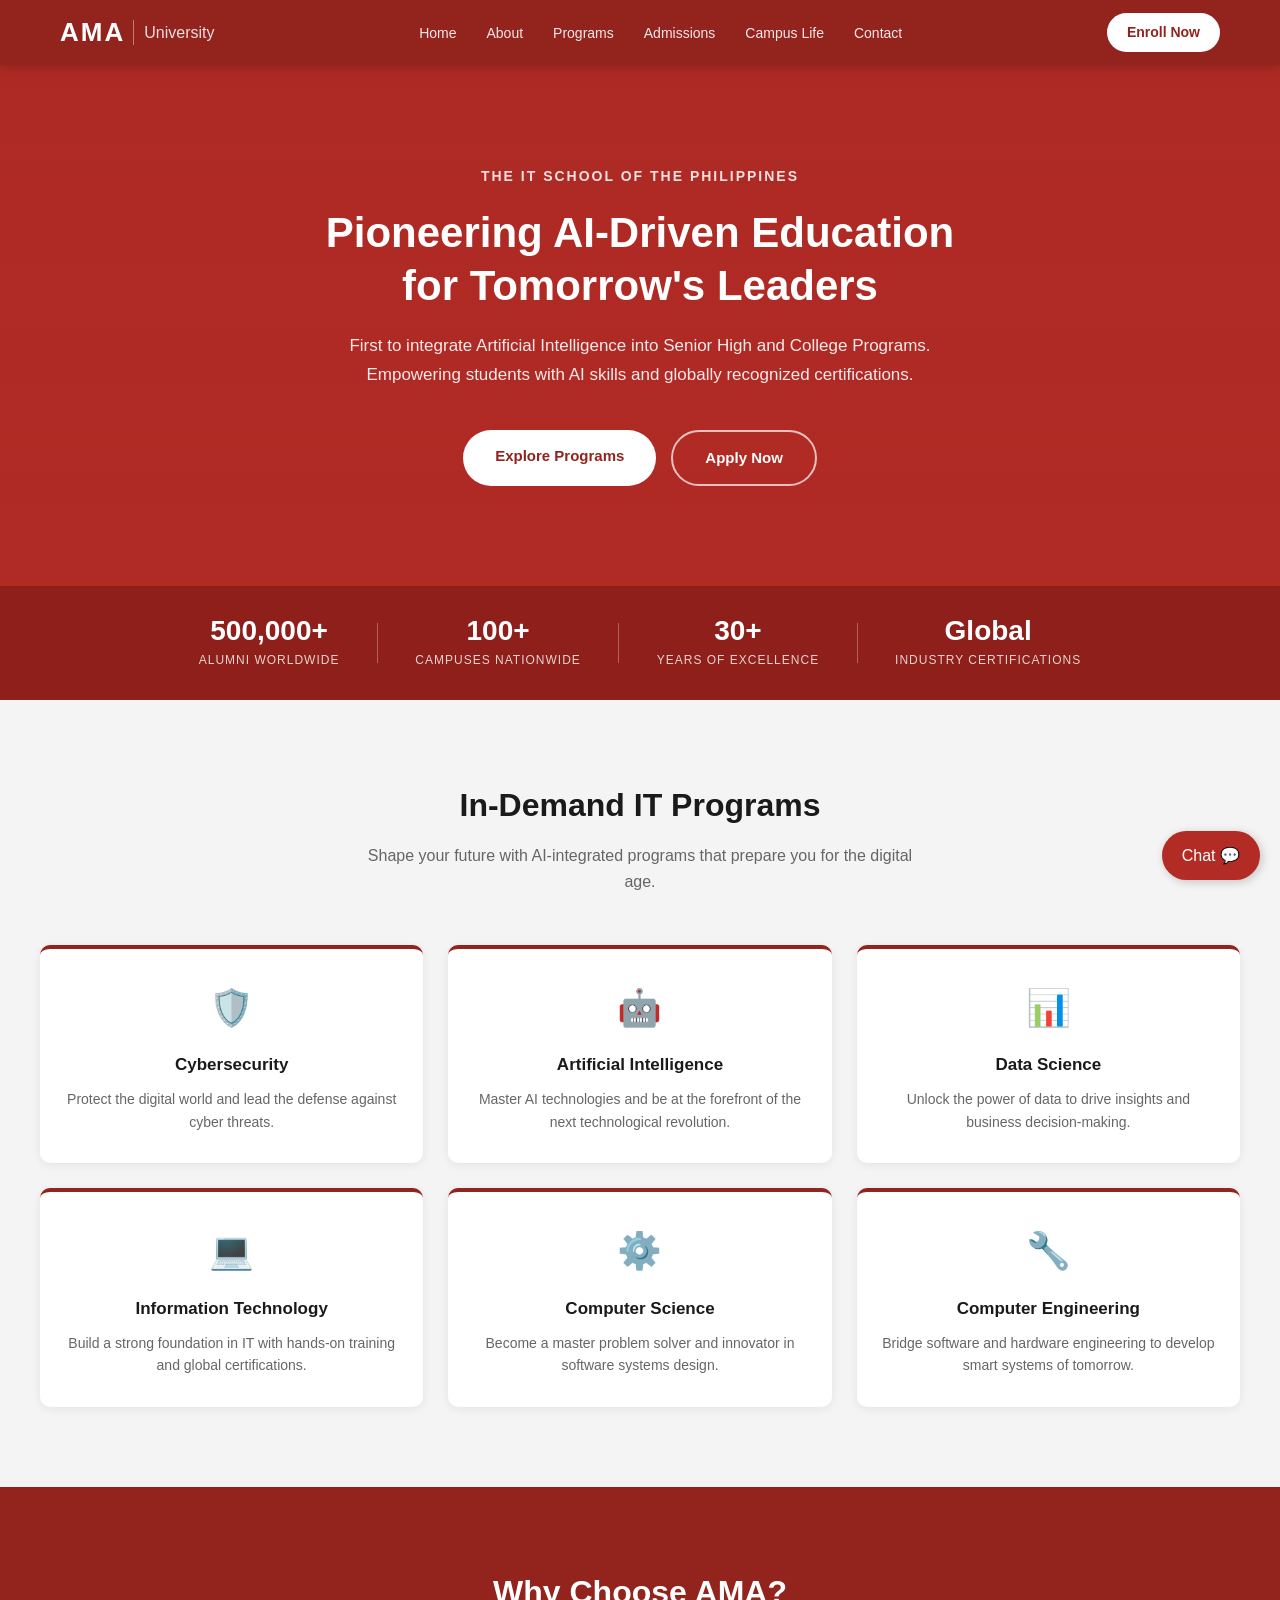
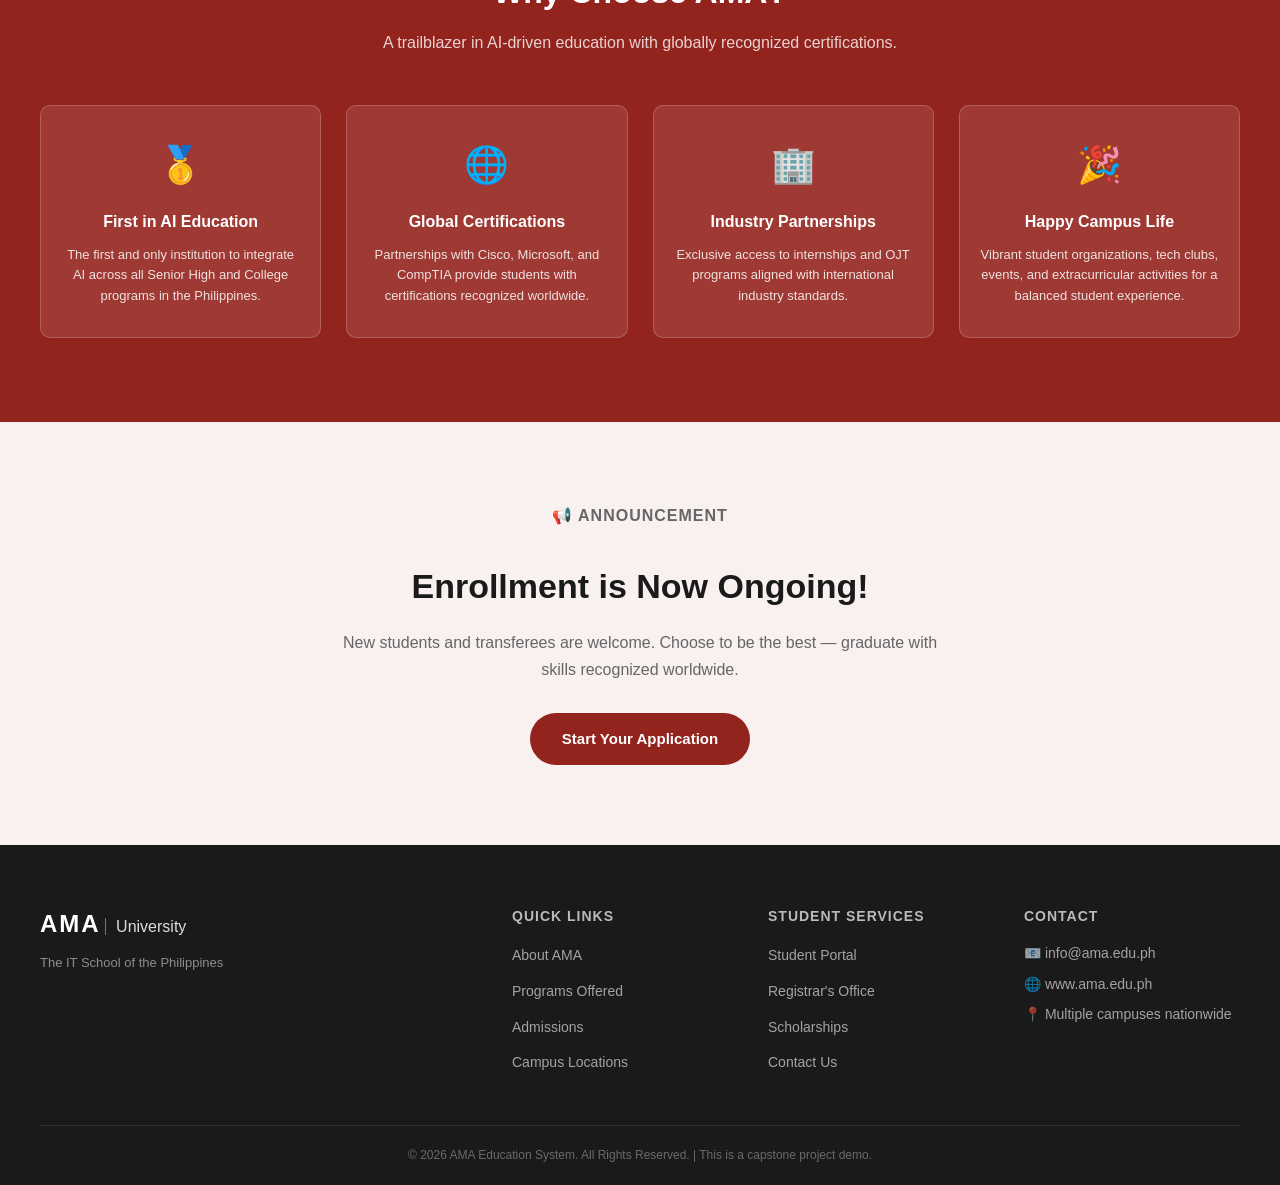
<file: index.html>
<!DOCTYPE html>
<html lang="en">

<head>
    <meta charset="UTF-8">
    <meta name="viewport" content="width=device-width, initial-scale=1.0">
    <link rel="stylesheet" href="ama_styles.css">
    <link rel="stylesheet" href="styles.css">
    <title>AMA University - Pioneering AI-Driven Education</title>
</head>

<body>

    <!-- ================================================
         SECTION 1: NAVIGATION BAR
         The top bar with logo and menu links
    ================================================ -->
    <nav class="navbar">
        <div class="nav-container">

           
            <div class="nav-logo">
                <span class="logo-ama">AMA</span>
                <span class="logo-text">University</span>
            </div>

            
            <ul class="nav-links">
                <li><a href="#">Home</a></li>
                <li><a href="#">About</a></li>
                <li><a href="#">Programs</a></li>
                <li><a href="#">Admissions</a></li>
                <li><a href="#">Campus Life</a></li>
                <li><a href="#">Contact</a></li>
            </ul>

        
            <a href="#enrollment" class="nav-enroll-btn">Enroll Now</a>

        </div>
    </nav>


    <!-- ================================================
         SECTION 2: HERO BANNER
         The big banner at the top of the page
    ================================================ -->
    <section class="hero">
        <div class="hero-content">
            <p class="hero-eyebrow">The IT School of the Philippines</p>
            <h1 class="hero-title">
                Pioneering AI-Driven Education<br>
                for Tomorrow's Leaders
            </h1>
            <p class="hero-subtitle">
                First to integrate Artificial Intelligence into Senior High and College Programs.
                Empowering students with AI skills and globally recognized certifications.
            </p>
            <div class="hero-buttons">
                <a href="#programs" class="btn-primary">Explore Programs</a>
                <a href="#enrollment" class="btn-secondary">Apply Now</a>
            </div>
        </div>
    </section>


    <!-- ================================================
         SECTION 3: STATS
         ================================================ -->
    <section class="stats-strip">
        <div class="stats-container">

            <div class="stat-item">
                <span class="stat-number">500,000+</span>
                <span class="stat-label">Alumni Worldwide</span>
            </div>

            <div class="stat-divider"></div>

            <div class="stat-item">
                <span class="stat-number">100+</span>
                <span class="stat-label">Campuses Nationwide</span>
            </div>

            <div class="stat-divider"></div>

            <div class="stat-item">
                <span class="stat-number">30+</span>
                <span class="stat-label">Years of Excellence</span>
            </div>

            <div class="stat-divider"></div>

            <div class="stat-item">
                <span class="stat-number">Global</span>
                <span class="stat-label">Industry Certifications</span>
            </div>

        </div>
    </section>


    <!-- ================================================
         SECTION 4: PROGRAMS
         The courses AMA offers
    ================================================ -->
    <section class="programs" id="programs">
        <div class="section-container">

            <div class="section-header">
                <h2>In-Demand IT Programs</h2>
                <p>Shape your future with AI-integrated programs that prepare you for the digital age.</p>
            </div>

            <div class="programs-grid">

                <div class="program-card">
                    <div class="program-icon">🛡️</div>
                    <h3>Cybersecurity</h3>
                    <p>Protect the digital world and lead the defense against cyber threats.</p>
                </div>

                <div class="program-card">
                    <div class="program-icon">🤖</div>
                    <h3>Artificial Intelligence</h3>
                    <p>Master AI technologies and be at the forefront of the next technological revolution.</p>
                </div>

                <div class="program-card">
                    <div class="program-icon">📊</div>
                    <h3>Data Science</h3>
                    <p>Unlock the power of data to drive insights and business decision-making.</p>
                </div>

                <div class="program-card">
                    <div class="program-icon">💻</div>
                    <h3>Information Technology</h3>
                    <p>Build a strong foundation in IT with hands-on training and global certifications.</p>
                </div>

                <div class="program-card">
                    <div class="program-icon">⚙️</div>
                    <h3>Computer Science</h3>
                    <p>Become a master problem solver and innovator in software systems design.</p>
                </div>

                <div class="program-card">
                    <div class="program-icon">🔧</div>
                    <h3>Computer Engineering</h3>
                    <p>Bridge software and hardware engineering to develop smart systems of tomorrow.</p>
                </div>

            </div>

        </div>
    </section>


    <!-- ================================================
         SECTION 5: WHY CHOOSE AMA
         Key selling points / features
    ================================================ -->
    <section class="why-ama">
        <div class="section-container">

            <div class="section-header light">
                <h2>Why Choose AMA?</h2>
                <p>A trailblazer in AI-driven education with globally recognized certifications.</p>
            </div>

            <div class="features-grid">

                <div class="feature-card">
                    <div class="feature-icon">🥇</div>
                    <h3>First in AI Education</h3>
                    <p>The first and only institution to integrate AI across all Senior High and College programs in the Philippines.</p>
                </div>

                <div class="feature-card">
                    <div class="feature-icon">🌐</div>
                    <h3>Global Certifications</h3>
                    <p>Partnerships with Cisco, Microsoft, and CompTIA provide students with certifications recognized worldwide.</p>
                </div>

                <div class="feature-card">
                    <div class="feature-icon">🏢</div>
                    <h3>Industry Partnerships</h3>
                    <p>Exclusive access to internships and OJT programs aligned with international industry standards.</p>
                </div>

                <div class="feature-card">
                    <div class="feature-icon">🎉</div>
                    <h3>Happy Campus Life</h3>
                    <p>Vibrant student organizations, tech clubs, events, and extracurricular activities for a balanced student experience.</p>
                </div>

            </div>

        </div>
    </section>


    <!-- ================================================
         SECTION 6: ENROLLMENT CALL TO ACTION (CTA)
    ================================================ -->
    <section class="enrollment" id="enrollment">
        <div class="enrollment-content">
            <p class="enrollment-eyebrow">📢 Announcement</p>
            <h2>Enrollment is Now Ongoing!</h2>
            <p>New students and transferees are welcome. Choose to be the best — graduate with skills recognized worldwide.</p>
            <a href="#" class="btn-primary">Start Your Application</a>
        </div>
    </section>


    <!-- ================================================
         SECTION 7: FOOTER
    ================================================ -->
    <footer class="footer">
        <div class="footer-container">

            <div class="footer-brand">
                <span class="logo-ama">AMA</span>
                <span class="logo-text">University</span>
                <p>The IT School of the Philippines</p>
            </div>

            <div class="footer-links">
                <h4>Quick Links</h4>
                <ul>
                    <li><a href="#">About AMA</a></li>
                    <li><a href="#">Programs Offered</a></li>
                    <li><a href="#">Admissions</a></li>
                    <li><a href="#">Campus Locations</a></li>
                </ul>
            </div>

            <div class="footer-links">
                <h4>Student Services</h4>
                <ul>
                    <li><a href="#">Student Portal</a></li>
                    <li><a href="#">Registrar's Office</a></li>
                    <li><a href="#">Scholarships</a></li>
                    <li><a href="#">Contact Us</a></li>
                </ul>
            </div>

            <div class="footer-contact">
                <h4>Contact</h4>
                <p>📧 info@ama.edu.ph</p>
                <p>🌐 www.ama.edu.ph</p>
                <p>📍 Multiple campuses nationwide</p>
            </div>

        </div>

        <div class="footer-bottom">
            <p>© 2026 AMA Education System. All Rights Reserved. | This is a capstone project demo.</p>
        </div>
    </footer>
    


    <!-- ================================================
         CHATBOT: Embedded below.
         position:fixed makes it float on top of everything.
    ================================================ -->

    <div class="chat-window" id="chatWindow">
        <div class="chat-header">
            <h3>Hiraya Bot 🤖</h3>
        </div>
        
        <div class="chat-body" id="chatBody">
            <!-- Using div instead of p — keeps it consistent with what addMessage() creates -->
            <div class="bot-message">Hello! I'm Hiraya Bot 🤖 *beep boop*, how can I help you? *boop beep*</div>
        </div>

        <div class="chat-input">
            <input type="text" id="userInput" placeholder="Type here...">
            <button id="sendBtn">Send</button>
        </div>
    </div>

    <button class="chat-btn" id="chatBtn">Chat 💬</button>

    <!-- CHATBOT: Load the chatbot logic -->
    <script src="cb_script.js"></script>

</body>
</html>
</file>
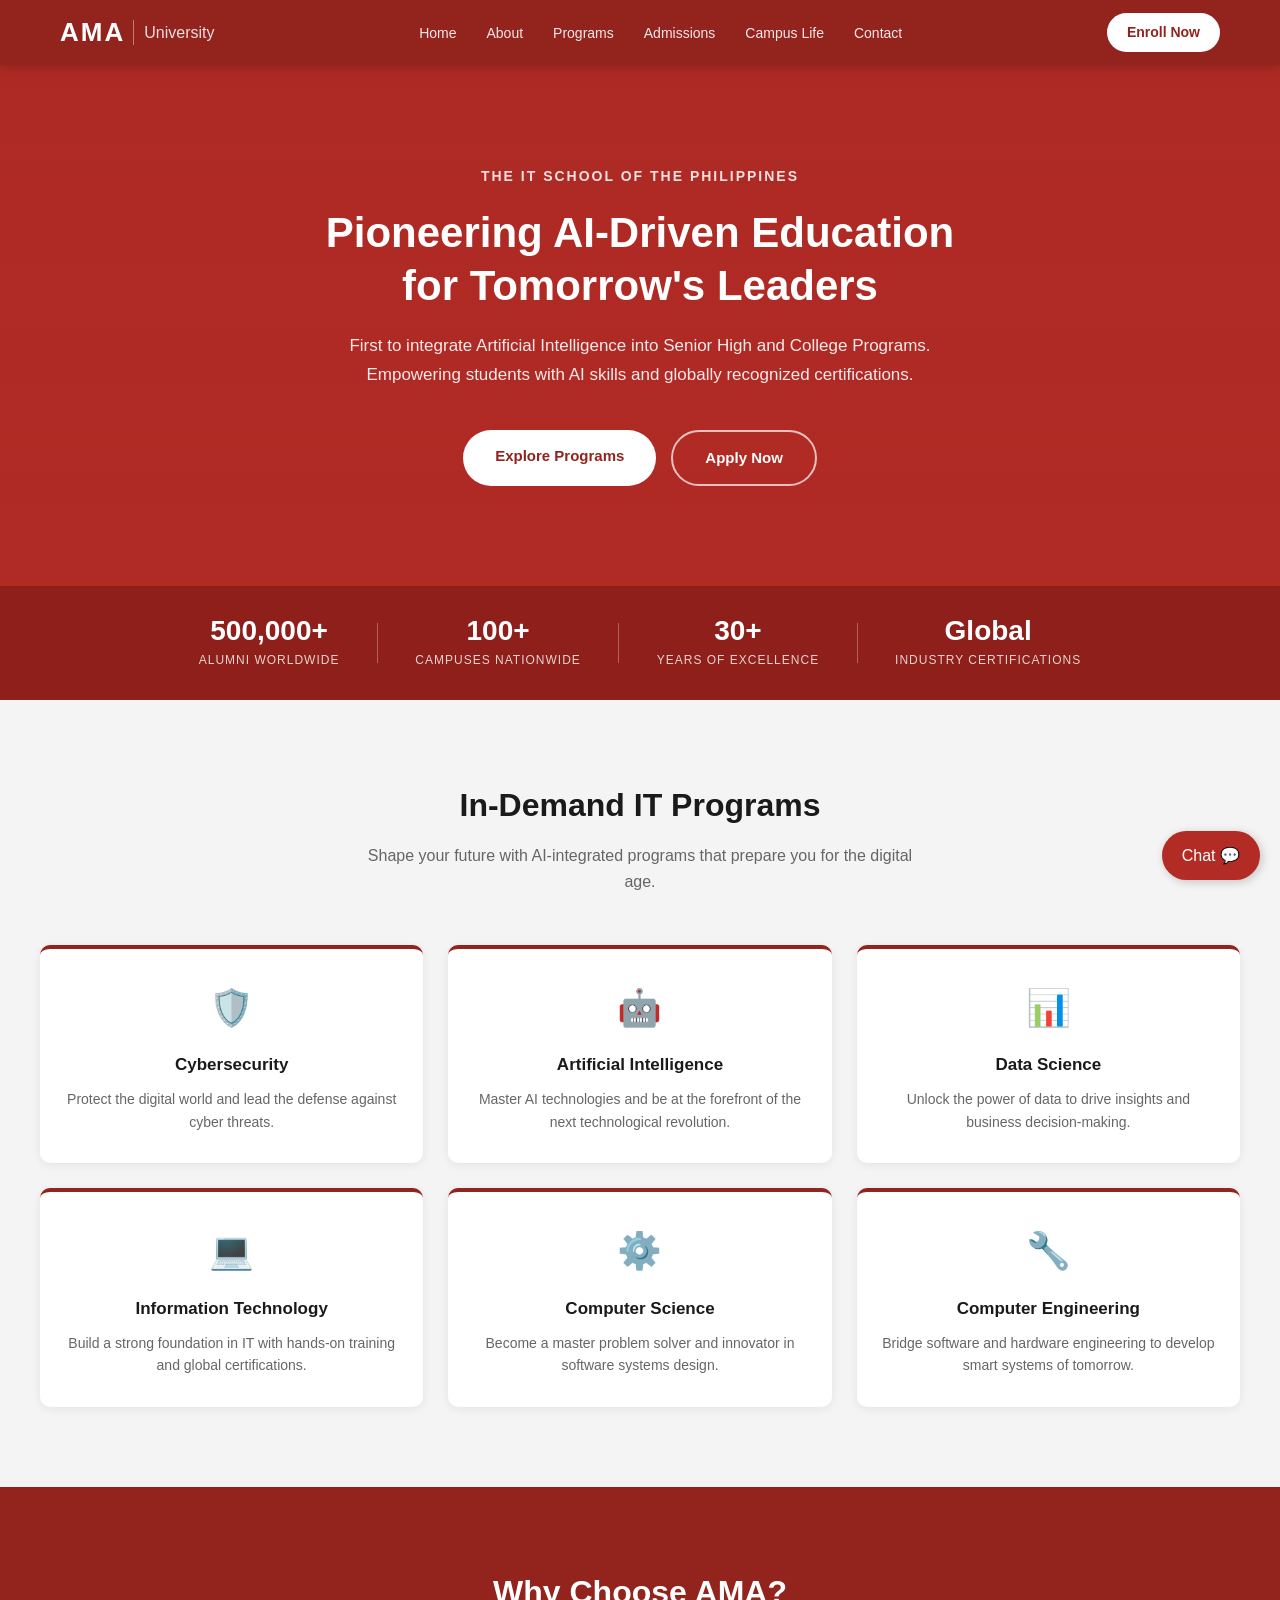
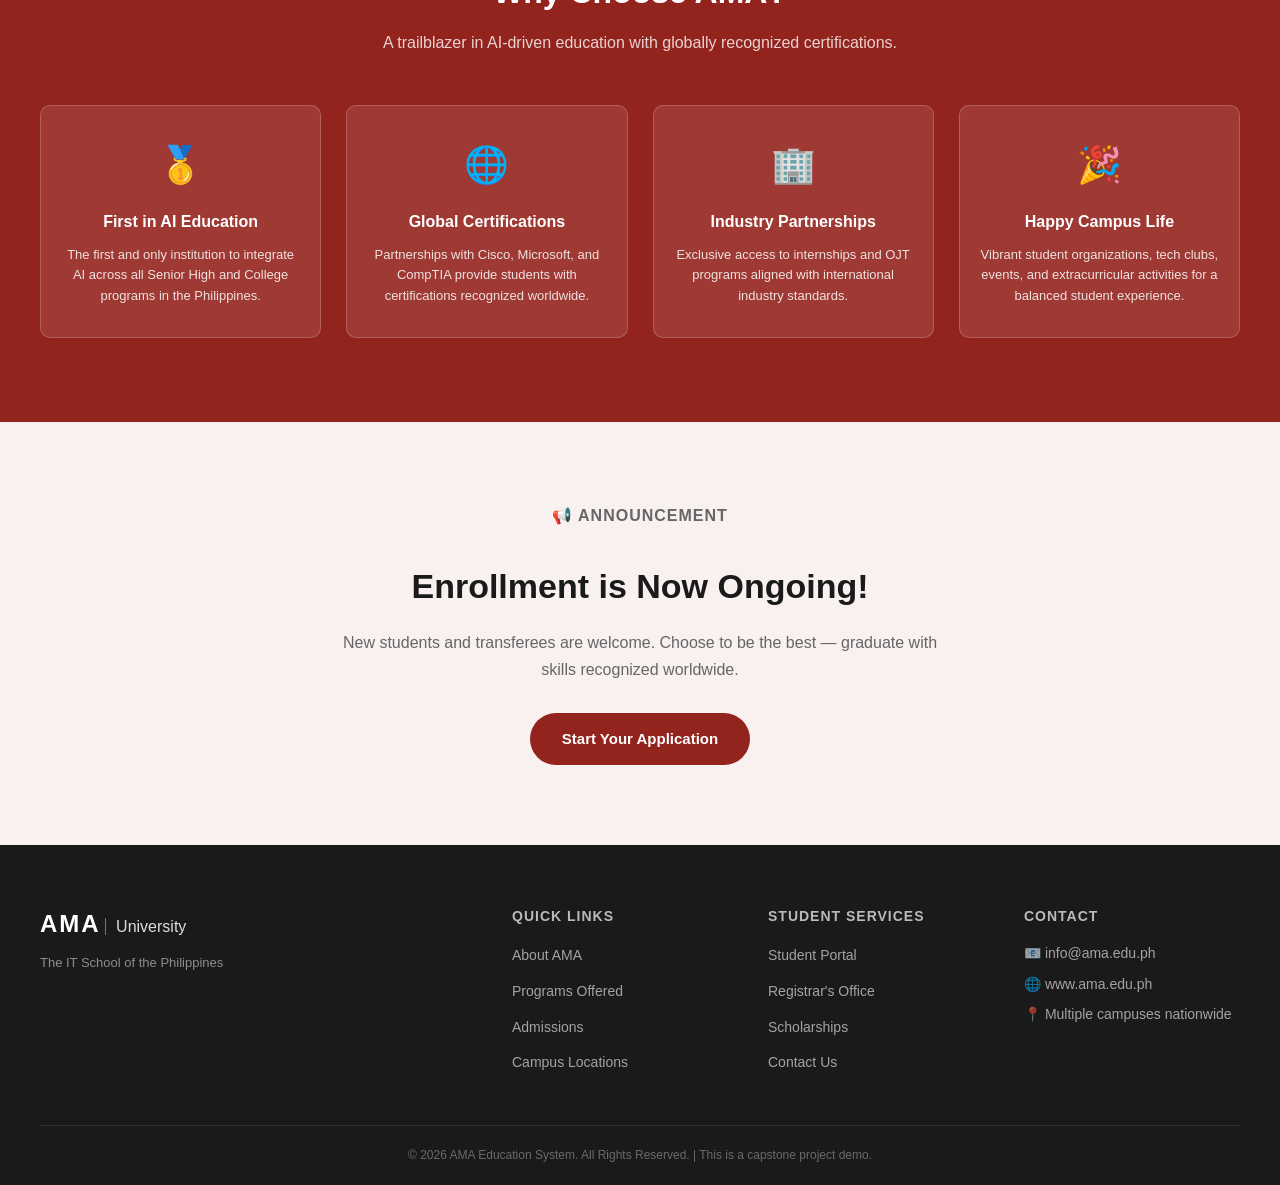
<file: ama_index.html>
<!DOCTYPE html>
<html lang="en">

<head>
    <meta charset="UTF-8">
    <meta name="viewport" content="width=device-width, initial-scale=1.0">
    <link rel="stylesheet" href="ama_styles.css">
    <link rel="stylesheet" href="styles.css">
    <title>AMA University - Pioneering AI-Driven Education</title>
</head>

<body>

    <!-- ================================================
         SECTION 1: NAVIGATION BAR
         The top bar with logo and menu links
    ================================================ -->
    <nav class="navbar">
        <div class="nav-container">

           
            <div class="nav-logo">
                <span class="logo-ama">AMA</span>
                <span class="logo-text">University</span>
            </div>

            
            <ul class="nav-links">
                <li><a href="#">Home</a></li>
                <li><a href="#">About</a></li>
                <li><a href="#">Programs</a></li>
                <li><a href="#">Admissions</a></li>
                <li><a href="#">Campus Life</a></li>
                <li><a href="#">Contact</a></li>
            </ul>

        
            <a href="#enrollment" class="nav-enroll-btn">Enroll Now</a>

        </div>
    </nav>


    <!-- ================================================
         SECTION 2: HERO BANNER
         The big banner at the top of the page
    ================================================ -->
    <section class="hero">
        <div class="hero-content">
            <p class="hero-eyebrow">The IT School of the Philippines</p>
            <h1 class="hero-title">
                Pioneering AI-Driven Education<br>
                for Tomorrow's Leaders
            </h1>
            <p class="hero-subtitle">
                First to integrate Artificial Intelligence into Senior High and College Programs.
                Empowering students with AI skills and globally recognized certifications.
            </p>
            <div class="hero-buttons">
                <a href="#programs" class="btn-primary">Explore Programs</a>
                <a href="#enrollment" class="btn-secondary">Apply Now</a>
            </div>
        </div>
    </section>


    <!-- ================================================
         SECTION 3: STATS
         ================================================ -->
    <section class="stats-strip">
        <div class="stats-container">

            <div class="stat-item">
                <span class="stat-number">500,000+</span>
                <span class="stat-label">Alumni Worldwide</span>
            </div>

            <div class="stat-divider"></div>

            <div class="stat-item">
                <span class="stat-number">100+</span>
                <span class="stat-label">Campuses Nationwide</span>
            </div>

            <div class="stat-divider"></div>

            <div class="stat-item">
                <span class="stat-number">30+</span>
                <span class="stat-label">Years of Excellence</span>
            </div>

            <div class="stat-divider"></div>

            <div class="stat-item">
                <span class="stat-number">Global</span>
                <span class="stat-label">Industry Certifications</span>
            </div>

        </div>
    </section>


    <!-- ================================================
         SECTION 4: PROGRAMS
         The courses AMA offers
    ================================================ -->
    <section class="programs" id="programs">
        <div class="section-container">

            <div class="section-header">
                <h2>In-Demand IT Programs</h2>
                <p>Shape your future with AI-integrated programs that prepare you for the digital age.</p>
            </div>

            <div class="programs-grid">

                <div class="program-card">
                    <div class="program-icon">🛡️</div>
                    <h3>Cybersecurity</h3>
                    <p>Protect the digital world and lead the defense against cyber threats.</p>
                </div>

                <div class="program-card">
                    <div class="program-icon">🤖</div>
                    <h3>Artificial Intelligence</h3>
                    <p>Master AI technologies and be at the forefront of the next technological revolution.</p>
                </div>

                <div class="program-card">
                    <div class="program-icon">📊</div>
                    <h3>Data Science</h3>
                    <p>Unlock the power of data to drive insights and business decision-making.</p>
                </div>

                <div class="program-card">
                    <div class="program-icon">💻</div>
                    <h3>Information Technology</h3>
                    <p>Build a strong foundation in IT with hands-on training and global certifications.</p>
                </div>

                <div class="program-card">
                    <div class="program-icon">⚙️</div>
                    <h3>Computer Science</h3>
                    <p>Become a master problem solver and innovator in software systems design.</p>
                </div>

                <div class="program-card">
                    <div class="program-icon">🔧</div>
                    <h3>Computer Engineering</h3>
                    <p>Bridge software and hardware engineering to develop smart systems of tomorrow.</p>
                </div>

            </div>

        </div>
    </section>


    <!-- ================================================
         SECTION 5: WHY CHOOSE AMA
         Key selling points / features
    ================================================ -->
    <section class="why-ama">
        <div class="section-container">

            <div class="section-header light">
                <h2>Why Choose AMA?</h2>
                <p>A trailblazer in AI-driven education with globally recognized certifications.</p>
            </div>

            <div class="features-grid">

                <div class="feature-card">
                    <div class="feature-icon">🥇</div>
                    <h3>First in AI Education</h3>
                    <p>The first and only institution to integrate AI across all Senior High and College programs in the Philippines.</p>
                </div>

                <div class="feature-card">
                    <div class="feature-icon">🌐</div>
                    <h3>Global Certifications</h3>
                    <p>Partnerships with Cisco, Microsoft, and CompTIA provide students with certifications recognized worldwide.</p>
                </div>

                <div class="feature-card">
                    <div class="feature-icon">🏢</div>
                    <h3>Industry Partnerships</h3>
                    <p>Exclusive access to internships and OJT programs aligned with international industry standards.</p>
                </div>

                <div class="feature-card">
                    <div class="feature-icon">🎉</div>
                    <h3>Happy Campus Life</h3>
                    <p>Vibrant student organizations, tech clubs, events, and extracurricular activities for a balanced student experience.</p>
                </div>

            </div>

        </div>
    </section>


    <!-- ================================================
         SECTION 6: ENROLLMENT CALL TO ACTION (CTA)
    ================================================ -->
    <section class="enrollment" id="enrollment">
        <div class="enrollment-content">
            <p class="enrollment-eyebrow">📢 Announcement</p>
            <h2>Enrollment is Now Ongoing!</h2>
            <p>New students and transferees are welcome. Choose to be the best — graduate with skills recognized worldwide.</p>
            <a href="#" class="btn-primary">Start Your Application</a>
        </div>
    </section>


    <!-- ================================================
         SECTION 7: FOOTER
    ================================================ -->
    <footer class="footer">
        <div class="footer-container">

            <div class="footer-brand">
                <span class="logo-ama">AMA</span>
                <span class="logo-text">University</span>
                <p>The IT School of the Philippines</p>
            </div>

            <div class="footer-links">
                <h4>Quick Links</h4>
                <ul>
                    <li><a href="#">About AMA</a></li>
                    <li><a href="#">Programs Offered</a></li>
                    <li><a href="#">Admissions</a></li>
                    <li><a href="#">Campus Locations</a></li>
                </ul>
            </div>

            <div class="footer-links">
                <h4>Student Services</h4>
                <ul>
                    <li><a href="#">Student Portal</a></li>
                    <li><a href="#">Registrar's Office</a></li>
                    <li><a href="#">Scholarships</a></li>
                    <li><a href="#">Contact Us</a></li>
                </ul>
            </div>

            <div class="footer-contact">
                <h4>Contact</h4>
                <p>📧 info@ama.edu.ph</p>
                <p>🌐 www.ama.edu.ph</p>
                <p>📍 Multiple campuses nationwide</p>
            </div>

        </div>

        <div class="footer-bottom">
            <p>© 2026 AMA Education System. All Rights Reserved. | This is a capstone project demo.</p>
        </div>
    </footer>
    


    <!-- ================================================
         CHATBOT: Embedded below.
         position:fixed makes it float on top of everything.
    ================================================ -->

    <div class="chat-window" id="chatWindow">
        <div class="chat-header">
            <h3>Hiraya Bot 🤖</h3>
        </div>
        
        <div class="chat-body" id="chatBody">
            <!-- Using div instead of p — keeps it consistent with what addMessage() creates -->
            <div class="bot-message">Hello! I'm Hiraya Bot 🤖 *beep boop*, how can I help you? *boop beep*</div>
        </div>

        <div class="chat-input">
            <input type="text" id="userInput" placeholder="Type here...">
            <button id="sendBtn">Send</button>
        </div>
    </div>

    <button class="chat-btn" id="chatBtn">Chat 💬</button>

    <!-- CHATBOT: Load the chatbot logic -->
    <script src="cb_script.js"></script>

</body>
</html>
</file>
<file: ama_styles.css>
* {
    margin: 0;
    padding: 0;
    box-sizing: border-box;
}

body {
    font-family: 'Segoe UI', Tahoma, Geneva, Verdana, sans-serif;
    color: #333333;
    background-color: #ffffff;
    line-height: 1.6;
}

a {
    text-decoration: none;
    color: inherit;
}

ul {
    list-style: none;
}


/* ------------------------------------------------
   COLOR VARIABLES
   Define your colors once, use everywhere
------------------------------------------------ */
:root {
    --maroon:       #93231d;
    --maroon-dark:  #8e1f1a;
    --maroon-light: #f9f0f0;
    --white:        #ffffff;
    --light-gray:   #f4f4f4;
    --text-dark:    #1a1a1a;
    --text-gray:    #666666;
}

.navbar {
    background-color: var(--maroon);
    position: sticky;         
    top: 0;
    z-index: 100;             
    box-shadow: 0 2px 10px rgba(0,0,0,0.2);
}

.nav-container {
    max-width: 1200px;        
    margin: 0 auto;           
    padding: 0 20px;
    display: flex;
    justify-content: space-between;
    align-items: center;
    height: 65px;
}

/* Logo */
.nav-logo {
    display: flex;
    align-items: center;
    gap: 8px;
    color: white;
}

.logo-ama {
    font-size: 26px;
    font-weight: 900;
    letter-spacing: 2px;
    color: white;
}

.logo-text {
    font-size: 16px;
    font-weight: 400;
    color: rgba(255,255,255,0.85);
    border-left: 1px solid rgba(255,255,255,0.4);
    padding-left: 10px;
}

/* Navigation links */
.nav-links {
    display: flex;
    gap: 30px;
}

.nav-links a {
    color: rgba(255,255,255,0.9);
    font-size: 14px;
    font-weight: 500;
    transition: color 0.2s;
}

.nav-links a:hover {
    color: white;
}


.nav-enroll-btn {
    background-color: white;
    color: var(--maroon);
    padding: 8px 20px;
    border-radius: 25px;
    font-size: 14px;
    font-weight: 700;
    transition: background-color 0.2s;
}

.nav-enroll-btn:hover {
    background-color: #f0e0e0;
}



.hero {
    background-color: var(--maroon);
    background-image: linear-gradient(rgba(178, 43, 37, 0.85), rgba(178, 43, 37, 0.95)), url('https://images.unsplash.com/photo-1541339907198-e08756dedf3f?auto=format&fit=crop&w=1920&q=80');
    background-size: cover;
    background-position: center;
    color: white;
    padding: 100px 20px;
    text-align: center;
}

.hero-content {
    max-width: 800px;
    margin: 0 auto;
}


.hero-eyebrow {
    font-size: 14px;
    font-weight: 600;
    letter-spacing: 2px;
    text-transform: uppercase;
    opacity: 0.85;
    margin-bottom: 20px;
}


.hero-title {
    font-size: 42px;
    font-weight: 800;
    line-height: 1.25;
    margin-bottom: 20px;
}


.hero-subtitle {
    font-size: 17px;
    opacity: 0.9;
    line-height: 1.7;
    margin-bottom: 40px;
    max-width: 650px;
    margin-left: auto;
    margin-right: auto;
}


.hero-buttons {
    display: flex;
    gap: 15px;
    justify-content: center;
    flex-wrap: wrap;
}


.btn-primary {
    background-color: white;
    color: var(--maroon);
    padding: 14px 32px;
    border-radius: 30px;
    font-weight: 700;
    font-size: 15px;
    transition: background-color 0.2s;
    display: inline-block;
}

.btn-primary:hover {
    background-color: #f0e0e0;
}


.btn-secondary {
    background-color: transparent;
    color: white;
    padding: 14px 32px;
    border-radius: 30px;
    font-weight: 700;
    font-size: 15px;
    border: 2px solid rgba(255,255,255,0.7);
    transition: border-color 0.2s, background-color 0.2s;
    display: inline-block;
}

.btn-secondary:hover {
    border-color: white;
    background-color: rgba(255,255,255,0.1);
}


.stats-strip {
    background-color: var(--maroon-dark);
    padding: 30px 20px;
}

.stats-container {
    max-width: 900px;
    margin: 0 auto;
    display: flex;
    justify-content: space-around;
    align-items: center;
    flex-wrap: wrap;
    gap: 20px;
}

.stat-item {
    text-align: center;
    color: white;
}

.stat-number {
    display: block;
    font-size: 28px;
    font-weight: 800;
    line-height: 1.1;
}

.stat-label {
    display: block;
    font-size: 12px;
    opacity: 0.8;
    margin-top: 4px;
    text-transform: uppercase;
    letter-spacing: 1px;
}


.stat-divider {
    width: 1px;
    height: 40px;
    background-color: rgba(255,255,255,0.3);
}



.programs {
    background-color: var(--light-gray);
    padding: 80px 20px;
}


.section-container {
    max-width: 1200px;
    margin: 0 auto;
}


.section-header {
    text-align: center;
    margin-bottom: 50px;
}

.section-header h2 {
    font-size: 32px;
    font-weight: 800;
    color: var(--text-dark);
    margin-bottom: 12px;
}

.section-header p {
    font-size: 16px;
    color: var(--text-gray);
    max-width: 550px;
    margin: 0 auto;
}


.section-header.light h2 {
    color: white;
}

.section-header.light p {
    color: rgba(255,255,255,0.8);
}


.programs-grid {
    display: grid;
    grid-template-columns: repeat(3, 1fr);  
    gap: 25px;
}

.program-card {
    background-color: white;
    padding: 30px 25px;
    border-radius: 10px;
    text-align: center;
    box-shadow: 0 2px 10px rgba(0,0,0,0.07);
    border-top: 4px solid var(--maroon);
    transition: transform 0.2s, box-shadow 0.2s;
}

.program-card:hover {
    transform: translateY(-5px);       /* lifts card up slightly on hover */
    box-shadow: 0 8px 20px rgba(0,0,0,0.12);
}

.program-icon {
    font-size: 36px;
    margin-bottom: 15px;
}

.program-card h3 {
    font-size: 17px;
    font-weight: 700;
    color: var(--text-dark);
    margin-bottom: 10px;
}

.program-card p {
    font-size: 14px;
    color: var(--text-gray);
    line-height: 1.6;
}



.why-ama {
    background-color: var(--maroon);
    padding: 80px 20px;
}


.features-grid {
    display: grid;
    grid-template-columns: repeat(4, 1fr);  /* 4 cards per row */
    gap: 25px;
}

.feature-card {
    background-color: rgba(255,255,255,0.1);
    border: 1px solid rgba(255,255,255,0.2);
    padding: 30px 20px;
    border-radius: 10px;
    text-align: center;
    color: white;
    transition: background-color 0.2s;
}

.feature-card:hover {
    background-color: rgba(255,255,255,0.18);
}

.feature-icon {
    font-size: 36px;
    margin-bottom: 15px;
}

.feature-card h3 {
    font-size: 16px;
    font-weight: 700;
    margin-bottom: 10px;
}

.feature-card p {
    font-size: 13px;
    opacity: 0.85;
    line-height: 1.6;
}


.enrollment {
    background-color: var(--maroon-light);
    padding: 80px 20px;
    text-align: center;
    border-top: 4px solid var(--maroon);
}

.enrollment-content {
    max-width: 600px;
    margin: 0 auto;
}


.enrollment-eyebrow {
    font-size: 14px;
    font-weight: 600;
    color: var(--maroon);
    margin-bottom: 15px;
    text-transform: uppercase;
    letter-spacing: 1px;
}

.enrollment h2 {
    font-size: 34px;
    font-weight: 800;
    color: var(--text-dark);
    margin-bottom: 15px;
}

.enrollment p {
    font-size: 16px;
    color: var(--text-gray);
    margin-bottom: 30px;
    line-height: 1.7;
}


.enrollment .btn-primary {
    background-color: var(--maroon);
    color: white;
}

.enrollment .btn-primary:hover {
    background-color: var(--maroon-dark);
}


.footer {
    background-color: #1a1a1a;
    color: white;
    padding: 60px 20px 0;
}

.footer-container {
    max-width: 1200px;
    margin: 0 auto;
    display: grid;
    grid-template-columns: 2fr 1fr 1fr 1fr;
    gap: 40px;
    padding-bottom: 40px;
    border-bottom: 1px solid rgba(255,255,255,0.1);
}

.footer-brand .logo-ama {
    font-size: 24px;
}

.footer-brand p {
    font-size: 13px;
    color: rgba(255,255,255,0.5);
    margin-top: 10px;
}

.footer-links h4,
.footer-contact h4 {
    font-size: 14px;
    font-weight: 700;
    text-transform: uppercase;
    letter-spacing: 1px;
    margin-bottom: 15px;
    color: rgba(255,255,255,0.7);
}

.footer-links ul li {
    margin-bottom: 10px;
}

.footer-links a {
    font-size: 14px;
    color: rgba(255,255,255,0.6);
    transition: color 0.2s;
}

.footer-links a:hover {
    color: white;
}

.footer-contact p {
    font-size: 14px;
    color: rgba(255,255,255,0.6);
    margin-bottom: 8px;
}

/* Bottom copyright bar */
.footer-bottom {
    max-width: 1200px;
    margin: 0 auto;
    padding: 20px 0;
    text-align: center;
}

.footer-bottom p {
    font-size: 12px;
    color: rgba(255,255,255,0.35);
}

/* ================================================
   MOBILE RESPONSIVENESS
================================================ */
@media (max-width: 768px) {
    /* Hide desktop links to save space */
    .nav-links { display: none; } 
    
    /* Shrink the giant hero text */
    .hero-title { font-size: 28px; }
    
    /* Stack grids into 1 column */
    .programs-grid { grid-template-columns: 1fr; }
    .features-grid { grid-template-columns: 1fr; }
    .footer-container { grid-template-columns: 1fr; }
    
    /* Stack the stats strip */
    .stats-container { flex-direction: column; gap: 40px; }
    .stat-divider { width: 50px; height: 1px; }
}
</file>
<file: styles.css>
.chat-window {
    position: fixed;
    z-index: 9999;
    width: 350px;
    height: 500px;
    max-height: 80vh;
    background-color: white;
    border: 1px solid #ccc;
    border-radius: 8px;
    box-shadow: 0 4px 12px rgba(0,0,0,0.15);
    overflow: hidden;
    flex-direction: column;
    display: none;
}

.chat-btn {
    position: fixed; 
    z-index: 10000;
    bottom: 20px;
    right: 20px;
    background-color: #b22b25; 
    color: white;
    padding: 15px 20px;
    border: none;
    border-radius: 30px; 
    cursor: pointer;
    font-size: 16px;
    box-shadow: 2px 2px 10px rgba(0,0,0,0.2);
    user-select: none;
    touch-action: none;
}


.chat-header {
    background-color: #b22b25;
    color: white;
    padding: 5px 10px;
    border-radius: 8px 8px 0 0;
    display: flex;
    justify-content: space-between;
    align-items: center;
    font-size: 14px;
}


.chat-body {
    flex: 1; 
    padding: 10px;
    overflow-y: auto; 
    background-color: rgba(178, 43, 37, 0.40);
    display: flex;
    flex-direction: column;
    justify-content: flex-start;
}


.chat-input {
    display: flex;
    border-top: 1px solid #ccc;
    background-color: white;
    padding: 8px 10px; 
    gap: 8px; 
}


.chat-input input {
    flex: 1;
    padding: 10px 15px;
    border: 1px solid #ddd; 
    border-radius: 20px; 
    outline: none;
    font-size: 14px;
    background-color: #f9f9f9;
}


.chat-input input:focus {
    border: 1px solid #b22b25; 
    background-color: white;
}


.chat-input button {
    padding: 10px 18px;
    background-color: #b22b25;
    color: white !important;
    border: none;
    border-radius: 20px; 
    cursor: pointer;
    font-weight: bold;
    font-size: 14px;
    transition: background-color 0.2s ease;
}


.chat-input button:hover {
    background-color: #8e1f1a;
}


.user-message {
    background-color: #e0e0e0; 
    color: black !important;
    padding: 10px;
    border-radius: 10px;
    margin: 5px 0;
    align-self: flex-end !important; 
    max-width: 80%;
    word-wrap: break-word;
    display: block;
    box-shadow: 2px 2px 5px rgba(0,0,0,0.1);
}


.bot-message {
    background-color: #b22b25;
    color: white !important;
    padding: 10px;
    border-radius: 10px;
    margin: 5px 0;
    align-self: flex-start !important; 
    max-width: 80%;
    word-wrap: break-word;
    display: block;
    box-shadow: 2px 2px 5px rgba(0,0,0,0.1);
}


.bot-message a {
    color: white; 
    font-weight: 600;
    text-decoration: underline;
}

.bot-message a:hover {
    color: #e0e0e0;
}


.bot-message br {
    display: block;
    content: "";
    margin-top: 4px;
}


.typing-indicator {
    display: flex;
    align-items: center;
    gap: 4px;
    padding: 10px 12px;
    background-color: white;
    border-radius: 10px;
    align-self: flex-start;
    width: fit-content;
    box-shadow: 2px 2px 5px rgba(0,0,0,0.1);
}


.typing-indicator span {
    width: 8px;
    height: 8px;
    background-color: #b22b25;
    border-radius: 50%;
    animation: typingBounce 1.2s infinite ease-in-out;
    opacity: 0.6;
}


.typing-indicator span:nth-child(2) { animation-delay: 0.2s; }
.typing-indicator span:nth-child(3) { animation-delay: 0.4s; }


@keyframes typingBounce {
    0%, 100% { transform: translateY(0);    opacity: 0.4; }
    50%       { transform: translateY(-5px); opacity: 1;   }
}
</file>
